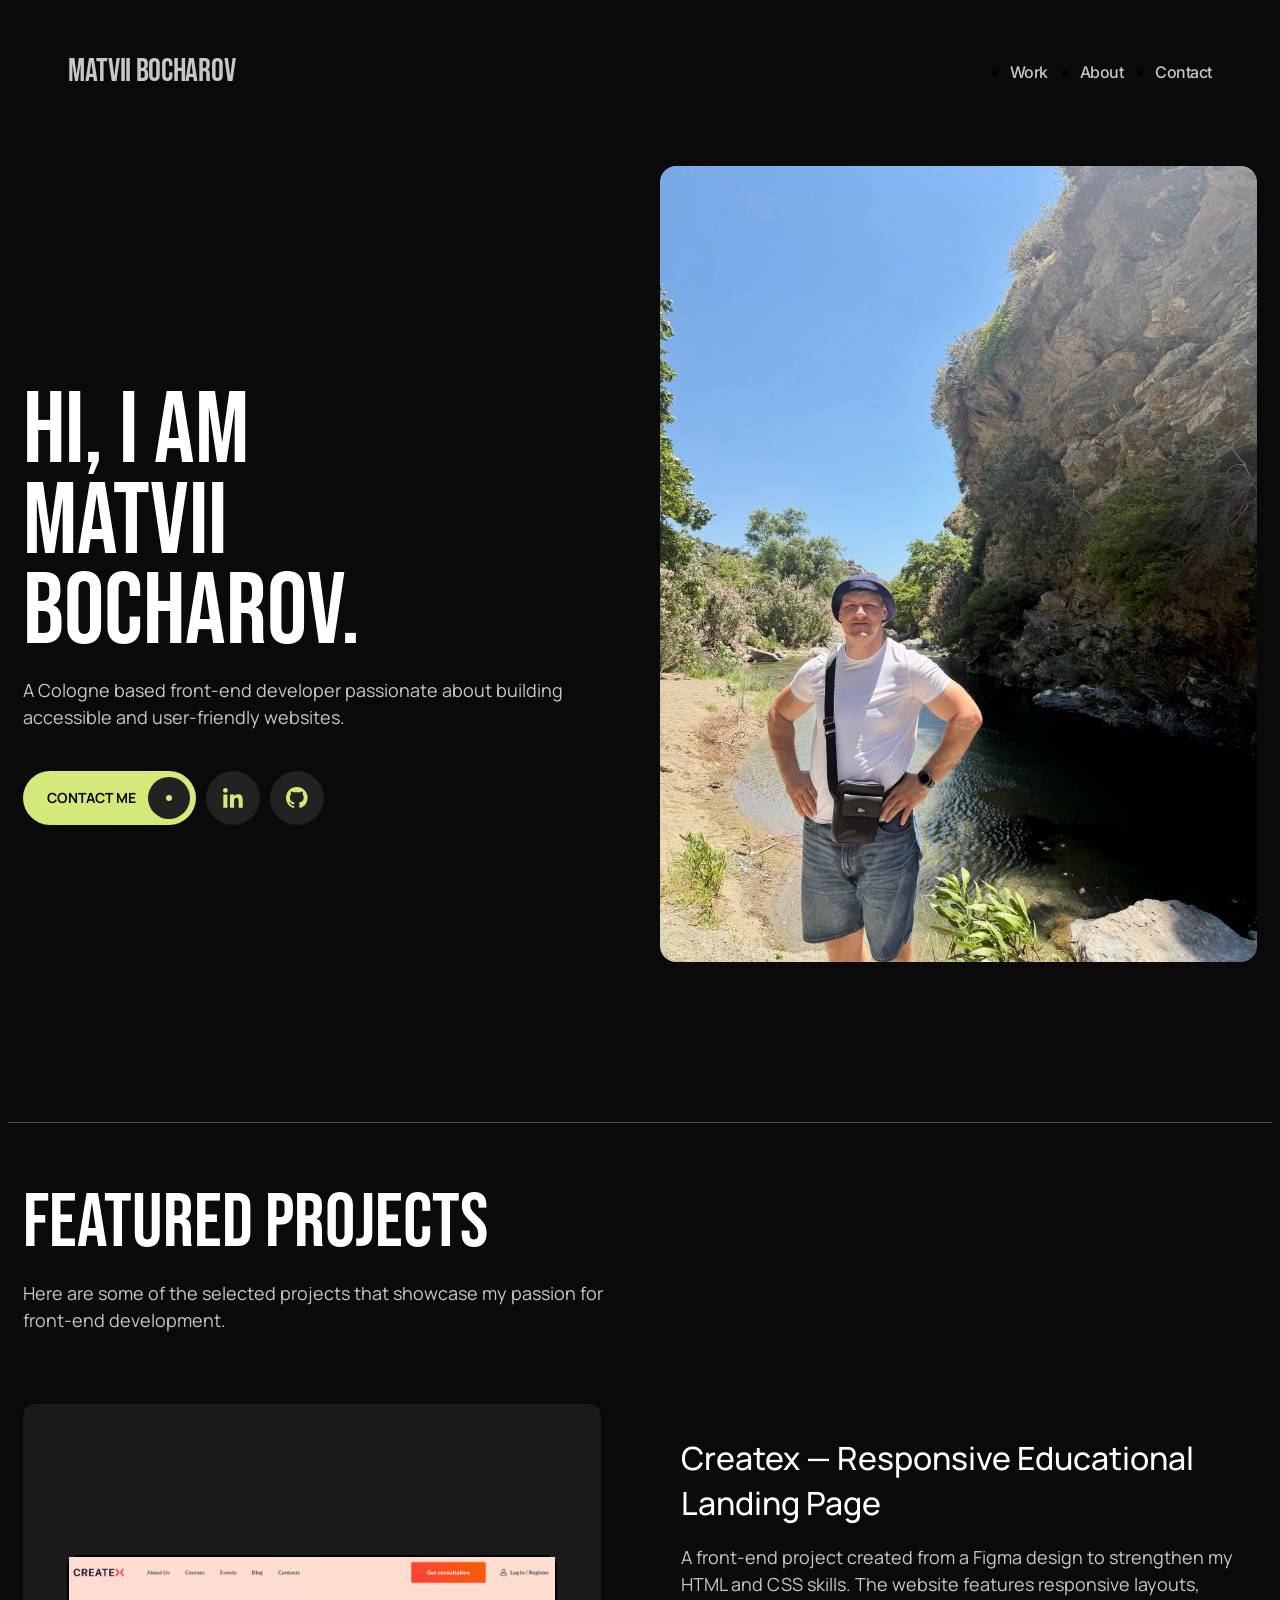
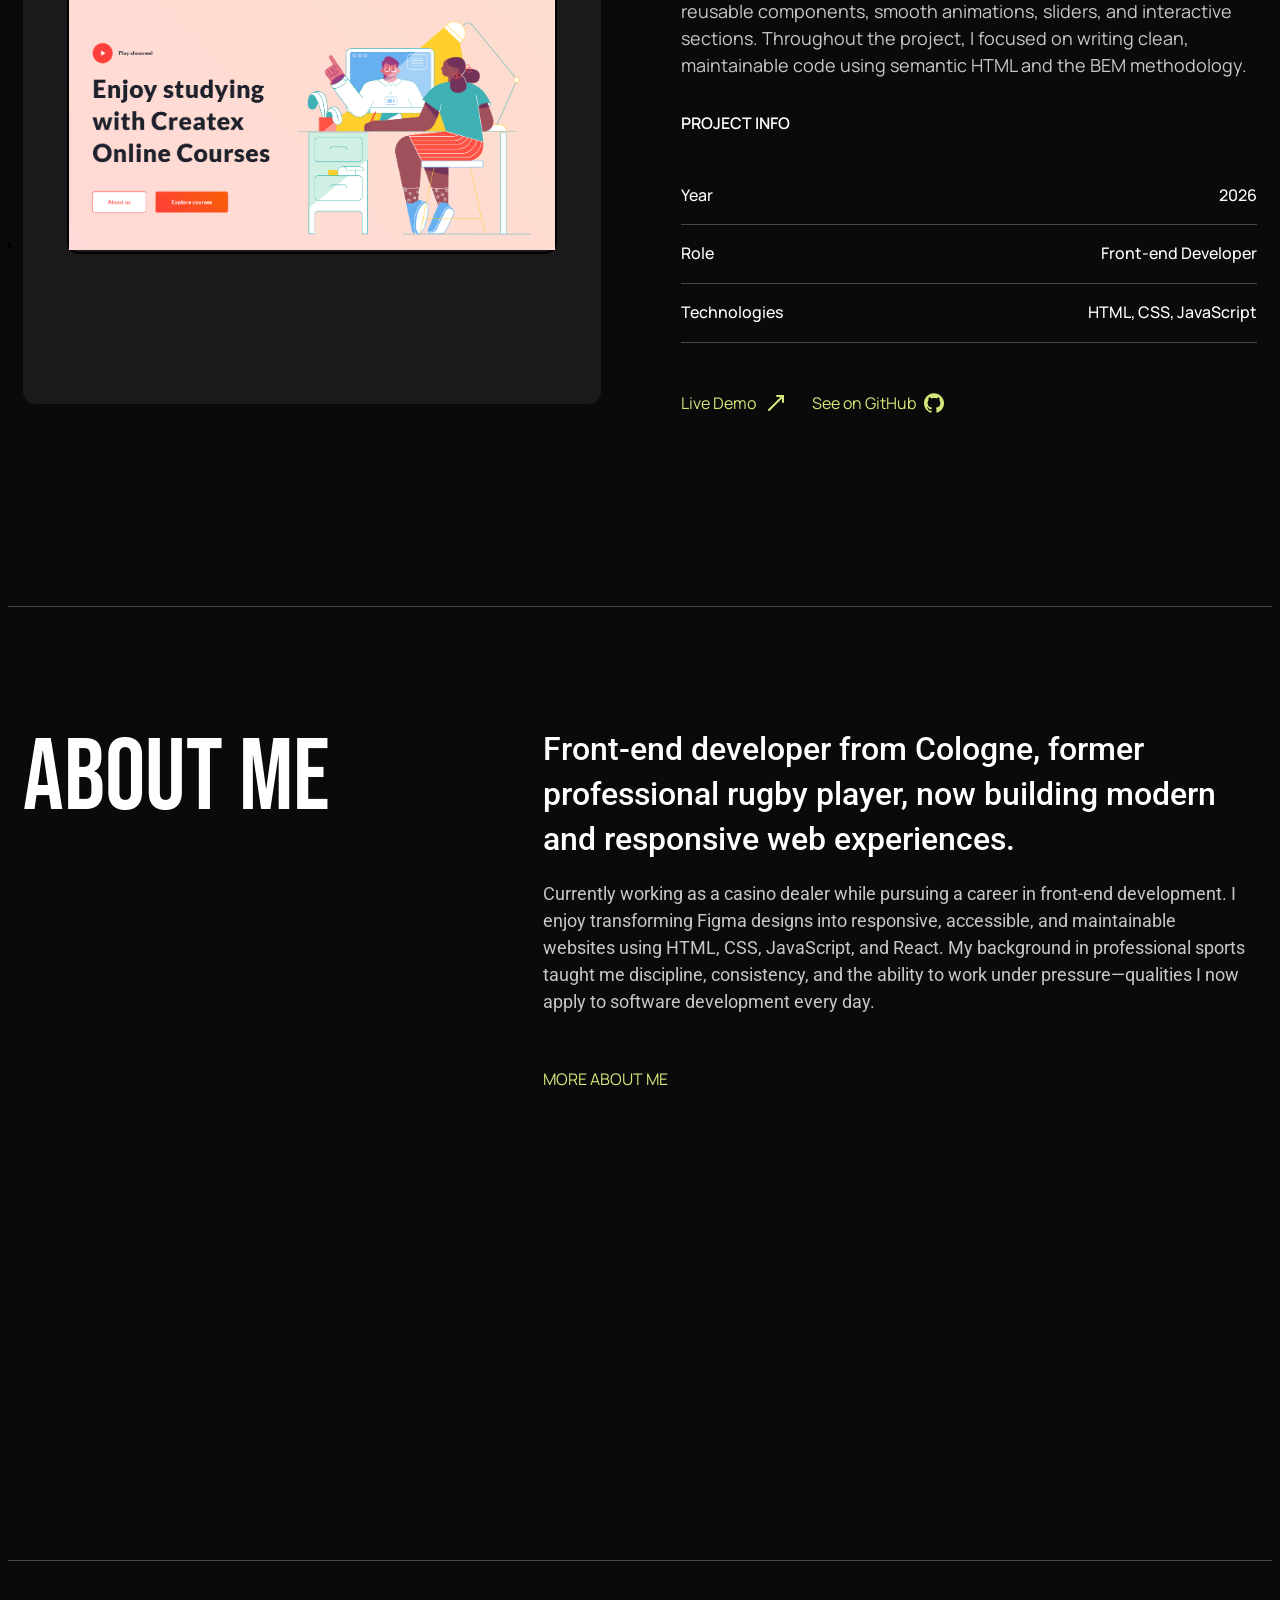
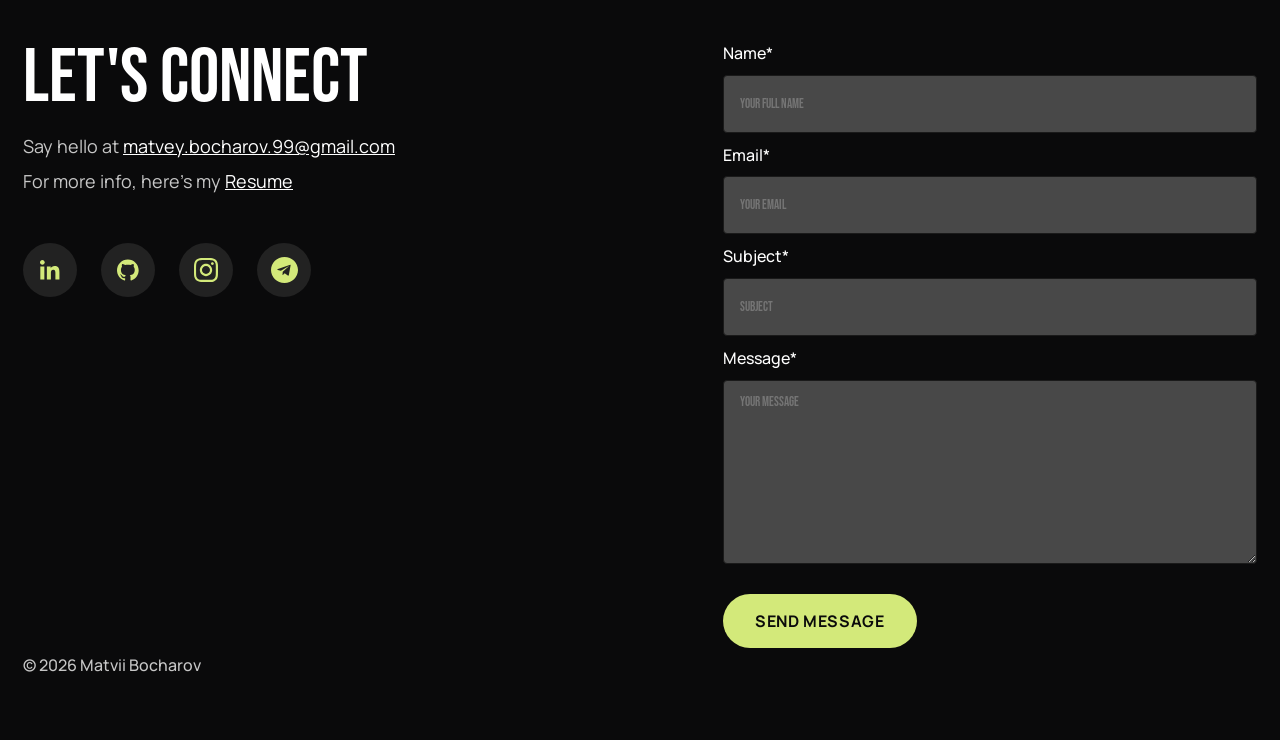
<file: index.html>
<!DOCTYPE html>
<html lang="en">

<head>
  <meta charset="UTF-8">
  <meta name="viewport" content="width=device-width, initial-scale=1.0">
  <title>Portfolio</title>
  <link rel="stylesheet" href="css/style.css">
  <link rel="preconnect" href="https://fonts.googleapis.com">
  <link rel="preconnect" href="https://fonts.gstatic.com" crossorigin>
  <link
    href="https://fonts.googleapis.com/css2?family=Bebas+Neue&family=Inter:ital,opsz,wght@0,14..32,100..900;1,14..32,100..900&family=Manrope:wght@200..800&family=Roboto:ital,wght@0,100..900;1,100..900&display=swap"
    rel="stylesheet">
</head>

<body>
  <div class="wrapper">
    <header id="top" class="header">
      <div class="header__inner">

        <a class="header__logo logo" href="index.html">
          MATVII BOCHAROV
        </a>

        <div class="overlay"></div>

        <nav class="header__nav">
          <ul class="header__nav-list">
            <li class="header__nav-item">
              <a class="header__nav-link" href="#work">Work</a>
            </li>
            <li class="header__nav-item">
              <a class="header__nav-link" href="#about">About</a>
            </li>
            <li class="header__nav-item">
              <a class="header__nav-link" href="#contact">Contact</a>
            </li>
          </ul>
        </nav>
        <button class="header__burger">
          <span class="header__burger-line"></span>
          <span class="header__burger-line"></span>
          <span class="header__burger-line"></span>
        </button>

      </div>

    </header>



    <main class="main">
      <section class="main__hero">
        <div class="container">
          <div class="hero__inner">
            <div class="hero__info">
              <div class="hero__about-box">
                <h1 class="hero__title">
                  Hi, I am<br>
                  Matvii Bocharov.
                </h1>

                <p class="hero__text">
                  A Cologne based front-end developer passionate about building
                  accessible and user-friendly websites.
                </p>
                <div class="hero__btn-box">

                  <a class="hero__contact-btn" href="#contact">
                    <span class="hero__contact-text">Contact me</span>

                    <span class="hero__contact-icon">
                      <span class="hero__contact-dot"></span>

                      <svg class="hero__contact-arrow" viewBox="0 0 16 16" fill="none" aria-hidden="true">

                        <path d="M4 12L12 4M6 4H12V10" stroke="currentColor" stroke-width="1.8" stroke-linecap="round"
                          stroke-linejoin="round" />

                      </svg>
                    </span>
                  </a>

                  <a class="hero__social-btn" href="https://www.linkedin.com/in/matvii-bocharov-57a820339/"
                    target="_blank" aria-label="LinkedIn">

                    <img class="hero__social-icon hero__social-icon--linkedin" src="images/icons/lin.svg" alt="#">
                  </a>

                  <a class="hero__social-btn" href="https://github.com/Matvey2101" target="_blank" aria-label="GitHub">

                    <img class="hero__social-icon hero__social-icon--github" src="images/icons/gitcat.svg" alt="#">
                  </a>

                </div>
              </div>
            </div>
            <div class="hero__img-box">
              <img class="hero__image" src="images/hero__img.jpg" alt="Matvii Bocharov">
            </div>
          </div>
        </div>
      </section>
      <section id="work" class="main__projects">
        <div class="container">
          <div class="projects__inner">
            <div class="projects__title-box">
              <h2 class="projects__title">
                Featured Projects
              </h2>

              <p class="projects__text">
                Here are some of the selected projects that showcase my passion for front-end development.
              </p>
            </div>
            <ul class="projects__list">
              <li class="projects__item">
                <article class="project">
                  <div class="project__preview">
                    <div class="project__img-box">
                      <img class="project__img" src="images/createx.png" alt="img">
                    </div>
                  </div>
                  <div class="project__content">
                    <h3 class="project__title">Createx — Responsive Educational Landing Page</h3>
                    <p class="projects__text">A front-end project created from a Figma design to strengthen my HTML and
                      CSS skills. The website features responsive layouts, reusable components, smooth animations,
                      sliders, and interactive sections. Throughout the project, I focused on writing clean,
                      maintainable code using semantic HTML and the BEM methodology.</p>
                    <div class="project__info">
                      <h4 class="project__info-title">Project Info</h4>
                      <ul class="project-info__list">
                        <li class="project__info__item">
                          <span class="project__info__label">Year</span>
                          <span class="project__info__value">2026</span>
                        </li>

                        <li class="project__info__item">
                          <span class="project__info__label">Role</span>
                          <span class="project__info__value">Front-end Developer</span>
                        </li>

                        <li class="project__info__item">
                          <span class="project__info__label">Technologies</span>
                          <span class="project__info__value">HTML, CSS, JavaScript</span>
                        </li>
                      </ul>
                      <div class="project__actions">
                        <a class="project__link" href="https://matvey2101.github.io/first-html-css-project/"
                          target="_blank" rel="noopener noreferrer">
                          <span>Live Demo</span>

                          <svg class="project__link-icon" width="24" height="24" viewBox="0 0 24 24" fill="none"
                            stroke="currentColor" stroke-width="2" stroke-linecap="round" stroke-linejoin="round"
                            aria-hidden="true">
                            <path d="M13 5H19V11" />
                            <path d="M19 5L5 19" />
                          </svg>
                        </a>
                        <a class="project__link" href="https://github.com/Matvey2101/first-html-css-project"
                          target="_blank" rel="noopener noreferrer">
                          <span>See on GitHub</span>

                          <svg class="project__link-icon project__link-icon--github" width="20" height="20"
                            viewBox="0 0 24 24" fill="currentColor" aria-hidden="true">
                            <path
                              d="M12 .297c-6.63 0-12 5.373-12 12 0 5.303 3.438 9.8 8.205 11.385.6.113.82-.258.82-.577 0-.285-.01-1.04-.015-2.04-3.338.724-4.042-1.61-4.042-1.61C4.422 18.07 3.633 17.7 3.633 17.7c-1.087-.744.084-.729.084-.729 1.205.084 1.838 1.236 1.838 1.236 1.07 1.835 2.809 1.305 3.495.998.108-.776.417-1.305.76-1.605-2.665-.3-5.466-1.332-5.466-5.93 0-1.31.465-2.38 1.235-3.22-.135-.303-.54-1.523.105-3.176 0 0 1.005-.322 3.3 1.23.96-.267 1.98-.399 3-.405 1.02.006 2.04.138 3 .405 2.28-1.552 3.285-1.23 3.285-1.23.645 1.653.24 2.873.12 3.176.765.84 1.23 1.91 1.23 3.22 0 4.61-2.805 5.625-5.475 5.92.42.36.81 1.096.81 2.22 0 1.606-.015 2.896-.015 3.286 0 .315.21.69.825.57C20.565 22.092 24 17.592 24 12.297c0-6.627-5.373-12-12-12" />
                          </svg>
                        </a>
                      </div>
                    </div>
                  </div>
                </article>
              </li>
            </ul>

          </div>
        </div>
      </section>
      <section id="about" class="main__about">
        <div class="container">
          <div class="about__inner">
            <h2 class="about__title">ABOUT ME</h2>
            <div class="about__content">
              <h3 class="about__subtitle">Front-end developer from Cologne, former professional rugby player, now
                building modern and responsive web experiences.</h3>
              <p class="about__text">Currently working as a casino dealer while pursuing a career in front-end
                development. I enjoy transforming Figma designs into responsive, accessible, and maintainable websites
                using HTML, CSS, JavaScript, and React. My background in professional sports taught me discipline,
                consistency, and the ability to work under pressure—qualities I now apply to software development every
                day.</p>
              <a class="about__link" href="about.html" target="_blank">MORE ABOUT ME</a>
            </div>
          </div>
        </div>
      </section>
      <section id="contact" class="main__questions">
        <div class="container">
          <div class="questions__inner">
            <div class="questions__info">
              <h2 class="questions__title">LET'S CONNECT</h2>

              <p class="questions__text">
                Say hello at
                <a class="questions__mail" href="mailto:matvey.bocharov.99@gmail.com" rel="noopener noreferrer">
                  matvey.bocharov.99@gmail.com
                </a>
              </p>

              <p class="questions__text">
                For more info, here's my
                <a class="questions__cv" href="assets/lebenslauf.pdf" target="_blank" rel="noopener noreferrer">
                  Resume
                </a>
              </p>
              <div class="questions__socials">
                <a class="questions__social-link" href="https://www.linkedin.com/in/matvii-bocharov-57a820339/"
                  target="_blank">
                  <svg class="questions__social-icon questions__social-icon--linkedin" width="25" height="25"
                    viewBox="0 0 25 25" fill="none" xmlns="http://www.w3.org/2000/svg">
                    <path
                      d="M2.91733 5.83467C4.52853 5.83467 5.83467 4.52853 5.83467 2.91733C5.83467 1.30613 4.52853 0 2.91733 0C1.30613 0 0 1.30613 0 2.91733C0 4.52853 1.30613 5.83467 2.91733 5.83467Z"
                      fill="#D3E97A" />
                    <path
                      d="M8.58933 8.04532V24.2307H13.6147V16.2267C13.6147 14.1147 14.012 12.0693 16.6307 12.0693C19.2133 12.0693 19.2453 14.484 19.2453 16.36V24.232H24.2733V15.356C24.2733 10.996 23.3347 7.64532 18.2387 7.64532C15.792 7.64532 14.152 8.98799 13.4813 10.2587H13.4133V8.04532H8.58933ZM0.399994 8.04532H5.43333V24.2307H0.399994V8.04532Z"
                      fill="#D3E97A" />
                  </svg>
                </a>
                <a class="questions__social-link" href="https://github.com/Matvey2101" target="_blank">
                  <svg class="questions__social-icon questions__social-icon--github" width="27" height="26"
                    viewBox="0 0 27 26" fill="none" xmlns="http://www.w3.org/2000/svg">
                    <path fill-rule="evenodd" clip-rule="evenodd"
                      d="M13.2987 0C5.95333 0 0 5.95333 0 13.2987C0 19.1733 3.80933 24.1587 9.09467 25.9187C9.76 26.0387 10 25.6293 10 25.2773C10 24.9613 9.98933 24.124 9.98533 23.016C6.28533 23.8187 5.504 21.232 5.504 21.232C4.90133 19.696 4.028 19.2867 4.028 19.2867C2.82133 18.4613 4.12 18.48 4.12 18.48C5.456 18.5733 6.156 19.8507 6.156 19.8507C7.34267 21.8827 9.27067 21.296 10.0253 20.956C10.1467 20.096 10.4933 19.5093 10.872 19.1773C7.92 18.8427 4.816 17.7013 4.816 12.604C4.816 11.1547 5.33467 9.96533 6.18133 9.03733C6.04667 8.7 5.58667 7.34667 6.31333 5.51733C6.31333 5.51733 7.42933 5.15867 9.96933 6.87867C11.0541 6.58356 12.1731 6.43293 13.2973 6.43067C14.4216 6.43249 15.5406 6.58313 16.6253 6.87867C19.1667 5.15733 20.2813 5.51733 20.2813 5.51733C21.008 7.34667 20.552 8.7 20.4133 9.03733C21.2667 9.96533 21.7787 11.1533 21.7787 12.604C21.7787 17.7147 18.672 18.8373 15.7093 19.1667C16.1827 19.5773 16.6093 20.388 16.6093 21.628C16.6093 23.4067 16.5933 24.8413 16.5933 25.2773C16.5933 25.6333 16.8307 26.0467 17.5093 25.916C22.792 24.1533 26.5973 19.172 26.5973 13.2987C26.5973 5.95333 20.644 0 13.2987 0Z"
                      fill="#D3E97A" />
                  </svg>
                </a>
                <a class="questions__social-link" href="https://www.instagram.com/b_m_v_2101/" target="_blank">
                  <svg class="questions__social-icon questions__social-icon--instagram" width="25" height="25"
                    viewBox="0 0 25 25" fill="none" xmlns="http://www.w3.org/2000/svg">
                    <path
                      d="M11.996 5.82935C10.3609 5.82935 8.79267 6.47891 7.63645 7.63513C6.48023 8.79135 5.83067 10.3595 5.83067 11.9947C5.83067 13.6298 6.48023 15.198 7.63645 16.3542C8.79267 17.5105 10.3609 18.16 11.996 18.16C13.6311 18.16 15.1993 17.5105 16.3555 16.3542C17.5118 15.198 18.1613 13.6298 18.1613 11.9947C18.1613 10.3595 17.5118 8.79135 16.3555 7.63513C15.1993 6.47891 13.6311 5.82935 11.996 5.82935ZM11.996 15.9987C10.9337 15.9987 9.91495 15.5767 9.1638 14.8255C8.41265 14.0744 7.99067 13.0556 7.99067 11.9933C7.99067 10.9311 8.41265 9.91229 9.1638 9.16115C9.91495 8.41 10.9337 7.98801 11.996 7.98801C13.0583 7.98801 14.0771 8.41 14.8282 9.16115C15.5793 9.91229 16.0013 10.9311 16.0013 11.9933C16.0013 13.0556 15.5793 14.0744 14.8282 14.8255C14.0771 15.5767 13.0583 15.9987 11.996 15.9987Z"
                      fill="#D3E97A" />
                    <path
                      d="M18.4053 7.04001C19.1992 7.04001 19.8427 6.39649 19.8427 5.60268C19.8427 4.80886 19.1992 4.16534 18.4053 4.16534C17.6115 4.16534 16.968 4.80886 16.968 5.60268C16.968 6.39649 17.6115 7.04001 18.4053 7.04001Z"
                      fill="#D3E97A" />
                    <path
                      d="M23.3747 4.14133C23.066 3.34424 22.5943 2.62038 21.9898 2.01608C21.3853 1.41178 20.6612 0.940361 19.864 0.632C18.9311 0.281809 17.9456 0.0924548 16.9493 0.0719999C15.6653 0.0159999 15.2587 0 12.0027 0C8.74667 0 8.32933 -1.3411e-07 7.056 0.0719999C6.06052 0.091409 5.07568 0.280802 4.144 0.632C3.34658 0.940002 2.62235 1.41129 2.01778 2.01564C1.4132 2.61998 0.941638 3.34403 0.633333 4.14133C0.283073 5.07415 0.0941527 6.05978 0.0746667 7.056C0.0173333 8.33867 0 8.74533 0 12.0027C0 15.2587 -9.93411e-09 15.6733 0.0746667 16.9493C0.0946667 17.9467 0.282667 18.9307 0.633333 19.8653C0.942503 20.6623 1.41453 21.3861 2.01925 21.9904C2.62397 22.5946 3.34809 23.0661 4.14533 23.3747C5.07524 23.7389 6.0605 23.9418 7.05867 23.9747C8.34267 24.0307 8.74933 24.048 12.0053 24.048C15.2613 24.048 15.6787 24.048 16.952 23.9747C17.9481 23.9544 18.9336 23.7655 19.8667 23.416C20.6637 23.1069 21.3875 22.6351 21.992 22.0306C22.5964 21.4262 23.0683 20.7023 23.3773 19.9053C23.728 18.972 23.916 17.988 23.936 16.9907C23.9933 15.708 24.0107 15.3013 24.0107 12.044C24.0107 8.78667 24.0107 8.37333 23.936 7.09733C23.9205 6.08703 23.7306 5.087 23.3747 4.14133ZM21.7507 16.8507C21.7421 17.6191 21.6018 18.3803 21.336 19.1013C21.1358 19.6198 20.8292 20.0907 20.4361 20.4836C20.043 20.8765 19.5719 21.1827 19.0533 21.3827C18.3403 21.6473 17.5871 21.7875 16.8267 21.7973C15.56 21.856 15.2027 21.8707 11.9547 21.8707C8.704 21.8707 8.372 21.8707 7.08133 21.7973C6.32124 21.788 5.56843 21.6478 4.856 21.3827C4.33558 21.184 3.86267 20.8783 3.46785 20.4853C3.07304 20.0923 2.76511 19.6208 2.564 19.1013C2.30193 18.3881 2.16175 17.6358 2.14933 16.876C2.092 15.6093 2.07867 15.252 2.07867 12.004C2.07867 8.75467 2.07867 8.42267 2.14933 7.13067C2.15795 6.3627 2.29821 5.60189 2.564 4.88133C2.97067 3.82933 3.804 3.00133 4.856 2.59867C5.56879 2.33485 6.32137 2.19462 7.08133 2.184C8.34933 2.12667 8.70533 2.11067 11.9547 2.11067C15.204 2.11067 15.5373 2.11067 16.8267 2.184C17.5872 2.19315 18.3405 2.33343 19.0533 2.59867C19.5719 2.79903 20.0429 3.1056 20.436 3.49871C20.8291 3.89181 21.1356 4.36276 21.336 4.88133C21.5981 5.5946 21.7383 6.34688 21.7507 7.10667C21.808 8.37467 21.8227 8.73067 21.8227 11.98C21.8227 15.228 21.8227 15.5773 21.7653 16.852H21.7507V16.8507Z"
                      fill="#D3E97A" />
                  </svg>
                </a>
                <a class="questions__social-link" href="https://t.me/BocharovM" target="_blank">
                  <svg class="questions__social-icon questions__social-icon--telegram" width="27" height="26"
                    viewBox="0 0 27 26" fill="none" xmlns="http://www.w3.org/2000/svg">
                    <path fill-rule="evenodd" clip-rule="evenodd"
                      d="M13.5 0C6.04416 0 0 5.8203 0 13C0 20.1797 6.04416 26 13.5 26C20.9558 26 27 20.1797 27 13C27 5.8203 20.9558 0 13.5 0ZM19.2594 7.8247C19.4714 7.7393 19.6819 8.0158 19.6058 8.3694L17.8408 18.045C17.7085 18.7304 17.3542 18.8936 16.7814 18.5744L13.6527 16.2717L12.1432 17.7398C11.9768 17.9053 11.8362 18.045 11.5144 18.045L11.7367 14.8274L17.5938 9.5368C17.8484 9.3093 17.5386 9.1832 17.1604 9.4093L9.9214 13.8697L6.79976 12.8973C6.12156 12.6837 6.10956 12.2184 6.94036 11.898L19.2594 7.8247Z"
                      fill="#D3E97A"></path>
                  </svg>
                </a>
              </div>
              <p class="questions__c">© 2026 Matvii Bocharov</p>
            </div>
            <div class="questions__content">
              <form action="https://formspree.io/f/xaqrdawn" method="post" class="questions__form">
                <div class="questions__form-row">
                  <label class="questions__form-label">
                    Name*
                    <input type="text" name="name" class="questions__form-input" placeholder="Your full Name" required>
                  </label>
                  <label class="questions__form-label">
                    Email*
                    <input type="email" name="email" class="questions__form-input" placeholder="Your Email" required>
                  </label>
                  <label class="questions__form-label">
                    Subject*
                    <input type="text" name="subject" class="questions__form-input" placeholder="Subject" required>
                  </label>
                  <label class="questions__form-label">
                    Message*
                    <textarea name="message" class="questions__form-textarea" placeholder="Your Message"
                      required></textarea>
                  </label>
                  <button type="submit" class="questions__form-button">SEND MESSAGE</button>
                </div>
              </form>
            </div>
          </div>
        </div>
      </section>
    </main>
  </div>
  <a href="#top" class="back-to-top" aria-label="Back to top">
    <svg class="back-to-top__icon" width="20" height="20" viewBox="0 0 24 24" fill="none"
      xmlns="http://www.w3.org/2000/svg">
      <path d="M12 5L5 12M12 5L19 12M12 5V19" stroke="currentColor" stroke-width="2.5" stroke-linecap="round"
        stroke-linejoin="round" />
    </svg>
  </a>
</body>


<script src="js/main.js"></script>

</html>
</file>
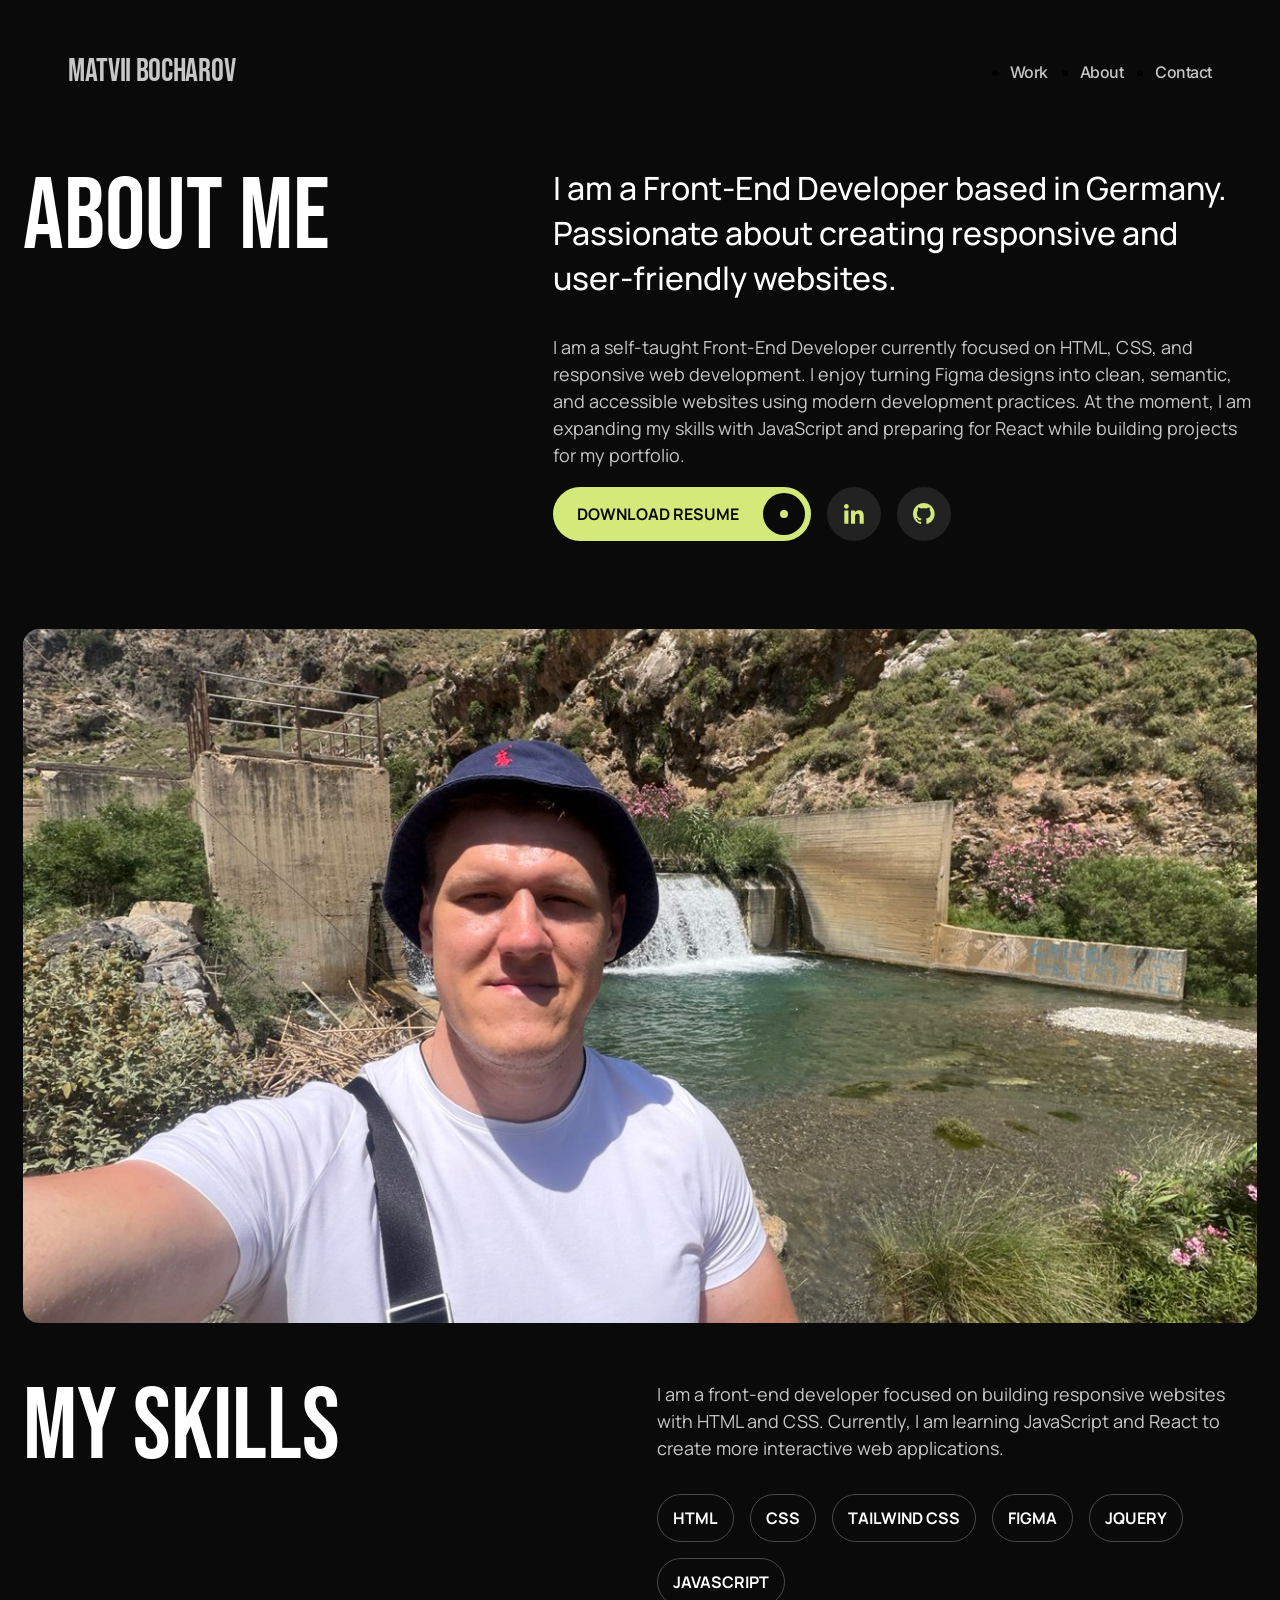
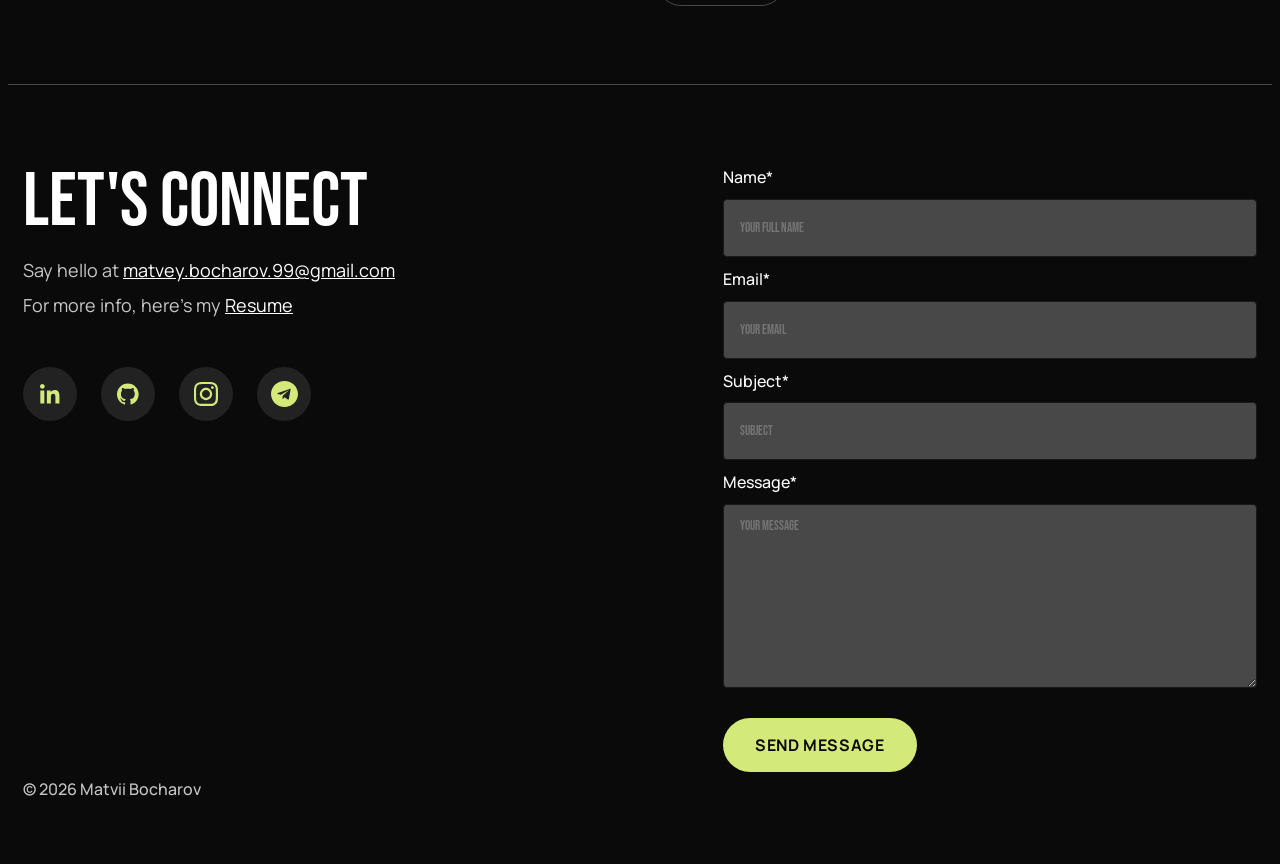
<file: about.html>
<!DOCTYPE html>
<html lang="en">

<head>
  <meta charset="UTF-8">
  <meta name="viewport" content="width=device-width, initial-scale=1.0">
  <title>About Me</title>
  <link rel="stylesheet" href="css/style.css">
  <link rel="preconnect" href="https://fonts.googleapis.com">
  <link rel="preconnect" href="https://fonts.gstatic.com" crossorigin>
  <link
    href="https://fonts.googleapis.com/css2?family=Bebas+Neue&family=Inter:ital,opsz,wght@0,14..32,100..900;1,14..32,100..900&family=Manrope:wght@200..800&family=Roboto:ital,wght@0,100..900;1,100..900&display=swap"
    rel="stylesheet">
</head>

<body>
  <div class="wrapper">
    <header id="top" class="header">
      <div class="header__inner">

        <a class="header__logo logo" href="index.html">
          MATVII BOCHAROV
        </a>

        <div class="overlay"></div>

        <nav class="header__nav">
          <ul class="header__nav-list">
            <li class="header__nav-item">
              <a class="header__nav-link" href="index.html#work">Work</a>
            </li>
            <li class="header__nav-item">
              <a class="header__nav-link" href="index.html#about">About</a>
            </li>
            <li class="header__nav-item">
              <a class="header__nav-link" href="index.html#contact">Contact</a>
            </li>
          </ul>
        </nav>
        <button class="header__burger">
          <span class="header__burger-line"></span>
          <span class="header__burger-line"></span>
          <span class="header__burger-line"></span>
        </button>

      </div>
    </header>
    <main class="main">
      <section class="main__profile">
        <div class="container">
          <div class="profile__inner">
            <div class="profile__title-box">
              <h1 class="profile__title">About me</h1>
              <div class="profile__subtitle-box">
                <h3 class="profile__subtitle">I am a Front-End Developer based in Germany.
                  Passionate about creating responsive and user-friendly websites.</h3>
                <p class="profile__text">I am a self-taught Front-End Developer currently focused on HTML, CSS, and
                  responsive web development. I enjoy turning Figma designs into clean, semantic, and accessible
                  websites using modern development practices. At the moment, I am expanding my skills with JavaScript
                  and preparing for React while building projects for my portfolio.</p>
                <div class="profile__links">
                  <a class="resume-button" href="assets/lebenslauf.pdf" target="_blank" rel="noopener noreferrer">
                    <span class="resume-button__text">Download Resume</span>

                    <span class="resume-button__icon-box">
                      <span class="resume-button__dot"></span>

                      <img class="resume-button__icon" src="images/icons/download-icon.svg" alt="" aria-hidden="true">
                    </span>
                  </a>
                  <a class="hero__social-btn" href="https://www.linkedin.com/in/matvii-bocharov-57a820339/"
                    target="_blank" aria-label="LinkedIn">

                    <img class="hero__social-icon hero__social-icon--linkedin" src="images/icons/lin.svg" alt="">
                  </a>

                  <a class="hero__social-btn" href="https://github.com/Matvey2101" target="_blank" aria-label="GitHub">

                    <img class="hero__social-icon hero__social-icon--github" src="images/icons/gitcat.svg" alt="">
                  </a>
                </div>
              </div>
            </div>
            <div class="profile__image-box">
              <img class="profile__image" src="images/profile__img.jpg" alt="">
            </div>
            <div class="profile__skills">
              <h2 class="profile__title-skill">My Skills</h2>
              <div class="profile__info">
                <p class="profile__text">I am a front-end developer focused on building responsive websites with HTML
                  and CSS. Currently, I am learning JavaScript and React to create more interactive web applications.
                </p>
                <ul class="skills__list">
                  <li class="skills__item">HTML</li>
                  <li class="skills__item">CSS</li>
                  <li class="skills__item">TAILWIND CSS</li>
                  <li class="skills__item">FIGMA</li>
                  <li class="skills__item">JQUERY</li>
                  <li class="skills__item">JAVASCRIPT</li>
                </ul>
              </div>
            </div>
          </div>
        </div>
      </section>
      <section id="contact" class="main__questions">
        <div class="container">
          <div class="questions__inner">
            <div class="questions__info">
              <h2 class="questions__title">LET'S CONNECT</h2>

              <p class="questions__text">
                Say hello at
                <a class="questions__mail" href="mailto:matvey.bocharov.99@gmail.com" rel="noopener noreferrer">
                  matvey.bocharov.99@gmail.com
                </a>
              </p>

              <p class="questions__text">
                For more info, here's my
                <a class="questions__cv" href="assets/lebenslauf.pdf" target="_blank" rel="noopener noreferrer">
                  Resume
                </a>
              </p>
              <div class="questions__socials">
                <a class="questions__social-link" href="https://www.linkedin.com/in/matvii-bocharov-57a820339/"
                  target="_blank">
                  <svg class="questions__social-icon questions__social-icon--linkedin" width="25" height="25"
                    viewBox="0 0 25 25" fill="none" xmlns="http://www.w3.org/2000/svg">
                    <path
                      d="M2.91733 5.83467C4.52853 5.83467 5.83467 4.52853 5.83467 2.91733C5.83467 1.30613 4.52853 0 2.91733 0C1.30613 0 0 1.30613 0 2.91733C0 4.52853 1.30613 5.83467 2.91733 5.83467Z"
                      fill="#D3E97A" />
                    <path
                      d="M8.58933 8.04532V24.2307H13.6147V16.2267C13.6147 14.1147 14.012 12.0693 16.6307 12.0693C19.2133 12.0693 19.2453 14.484 19.2453 16.36V24.232H24.2733V15.356C24.2733 10.996 23.3347 7.64532 18.2387 7.64532C15.792 7.64532 14.152 8.98799 13.4813 10.2587H13.4133V8.04532H8.58933ZM0.399994 8.04532H5.43333V24.2307H0.399994V8.04532Z"
                      fill="#D3E97A" />
                  </svg>
                </a>
                <a class="questions__social-link" href="https://github.com/Matvey2101" target="_blank">
                  <svg class="questions__social-icon questions__social-icon--github" width="27" height="26"
                    viewBox="0 0 27 26" fill="none" xmlns="http://www.w3.org/2000/svg">
                    <path fill-rule="evenodd" clip-rule="evenodd"
                      d="M13.2987 0C5.95333 0 0 5.95333 0 13.2987C0 19.1733 3.80933 24.1587 9.09467 25.9187C9.76 26.0387 10 25.6293 10 25.2773C10 24.9613 9.98933 24.124 9.98533 23.016C6.28533 23.8187 5.504 21.232 5.504 21.232C4.90133 19.696 4.028 19.2867 4.028 19.2867C2.82133 18.4613 4.12 18.48 4.12 18.48C5.456 18.5733 6.156 19.8507 6.156 19.8507C7.34267 21.8827 9.27067 21.296 10.0253 20.956C10.1467 20.096 10.4933 19.5093 10.872 19.1773C7.92 18.8427 4.816 17.7013 4.816 12.604C4.816 11.1547 5.33467 9.96533 6.18133 9.03733C6.04667 8.7 5.58667 7.34667 6.31333 5.51733C6.31333 5.51733 7.42933 5.15867 9.96933 6.87867C11.0541 6.58356 12.1731 6.43293 13.2973 6.43067C14.4216 6.43249 15.5406 6.58313 16.6253 6.87867C19.1667 5.15733 20.2813 5.51733 20.2813 5.51733C21.008 7.34667 20.552 8.7 20.4133 9.03733C21.2667 9.96533 21.7787 11.1533 21.7787 12.604C21.7787 17.7147 18.672 18.8373 15.7093 19.1667C16.1827 19.5773 16.6093 20.388 16.6093 21.628C16.6093 23.4067 16.5933 24.8413 16.5933 25.2773C16.5933 25.6333 16.8307 26.0467 17.5093 25.916C22.792 24.1533 26.5973 19.172 26.5973 13.2987C26.5973 5.95333 20.644 0 13.2987 0Z"
                      fill="#D3E97A" />
                  </svg>
                </a>
                <a class="questions__social-link" href="https://www.instagram.com/b_m_v_2101/" target="_blank">
                  <svg class="questions__social-icon questions__social-icon--instagram" width="25" height="25"
                    viewBox="0 0 25 25" fill="none" xmlns="http://www.w3.org/2000/svg">
                    <path
                      d="M11.996 5.82935C10.3609 5.82935 8.79267 6.47891 7.63645 7.63513C6.48023 8.79135 5.83067 10.3595 5.83067 11.9947C5.83067 13.6298 6.48023 15.198 7.63645 16.3542C8.79267 17.5105 10.3609 18.16 11.996 18.16C13.6311 18.16 15.1993 17.5105 16.3555 16.3542C17.5118 15.198 18.1613 13.6298 18.1613 11.9947C18.1613 10.3595 17.5118 8.79135 16.3555 7.63513C15.1993 6.47891 13.6311 5.82935 11.996 5.82935ZM11.996 15.9987C10.9337 15.9987 9.91495 15.5767 9.1638 14.8255C8.41265 14.0744 7.99067 13.0556 7.99067 11.9933C7.99067 10.9311 8.41265 9.91229 9.1638 9.16115C9.91495 8.41 10.9337 7.98801 11.996 7.98801C13.0583 7.98801 14.0771 8.41 14.8282 9.16115C15.5793 9.91229 16.0013 10.9311 16.0013 11.9933C16.0013 13.0556 15.5793 14.0744 14.8282 14.8255C14.0771 15.5767 13.0583 15.9987 11.996 15.9987Z"
                      fill="#D3E97A" />
                    <path
                      d="M18.4053 7.04001C19.1992 7.04001 19.8427 6.39649 19.8427 5.60268C19.8427 4.80886 19.1992 4.16534 18.4053 4.16534C17.6115 4.16534 16.968 4.80886 16.968 5.60268C16.968 6.39649 17.6115 7.04001 18.4053 7.04001Z"
                      fill="#D3E97A" />
                    <path
                      d="M23.3747 4.14133C23.066 3.34424 22.5943 2.62038 21.9898 2.01608C21.3853 1.41178 20.6612 0.940361 19.864 0.632C18.9311 0.281809 17.9456 0.0924548 16.9493 0.0719999C15.6653 0.0159999 15.2587 0 12.0027 0C8.74667 0 8.32933 -1.3411e-07 7.056 0.0719999C6.06052 0.091409 5.07568 0.280802 4.144 0.632C3.34658 0.940002 2.62235 1.41129 2.01778 2.01564C1.4132 2.61998 0.941638 3.34403 0.633333 4.14133C0.283073 5.07415 0.0941527 6.05978 0.0746667 7.056C0.0173333 8.33867 0 8.74533 0 12.0027C0 15.2587 -9.93411e-09 15.6733 0.0746667 16.9493C0.0946667 17.9467 0.282667 18.9307 0.633333 19.8653C0.942503 20.6623 1.41453 21.3861 2.01925 21.9904C2.62397 22.5946 3.34809 23.0661 4.14533 23.3747C5.07524 23.7389 6.0605 23.9418 7.05867 23.9747C8.34267 24.0307 8.74933 24.048 12.0053 24.048C15.2613 24.048 15.6787 24.048 16.952 23.9747C17.9481 23.9544 18.9336 23.7655 19.8667 23.416C20.6637 23.1069 21.3875 22.6351 21.992 22.0306C22.5964 21.4262 23.0683 20.7023 23.3773 19.9053C23.728 18.972 23.916 17.988 23.936 16.9907C23.9933 15.708 24.0107 15.3013 24.0107 12.044C24.0107 8.78667 24.0107 8.37333 23.936 7.09733C23.9205 6.08703 23.7306 5.087 23.3747 4.14133ZM21.7507 16.8507C21.7421 17.6191 21.6018 18.3803 21.336 19.1013C21.1358 19.6198 20.8292 20.0907 20.4361 20.4836C20.043 20.8765 19.5719 21.1827 19.0533 21.3827C18.3403 21.6473 17.5871 21.7875 16.8267 21.7973C15.56 21.856 15.2027 21.8707 11.9547 21.8707C8.704 21.8707 8.372 21.8707 7.08133 21.7973C6.32124 21.788 5.56843 21.6478 4.856 21.3827C4.33558 21.184 3.86267 20.8783 3.46785 20.4853C3.07304 20.0923 2.76511 19.6208 2.564 19.1013C2.30193 18.3881 2.16175 17.6358 2.14933 16.876C2.092 15.6093 2.07867 15.252 2.07867 12.004C2.07867 8.75467 2.07867 8.42267 2.14933 7.13067C2.15795 6.3627 2.29821 5.60189 2.564 4.88133C2.97067 3.82933 3.804 3.00133 4.856 2.59867C5.56879 2.33485 6.32137 2.19462 7.08133 2.184C8.34933 2.12667 8.70533 2.11067 11.9547 2.11067C15.204 2.11067 15.5373 2.11067 16.8267 2.184C17.5872 2.19315 18.3405 2.33343 19.0533 2.59867C19.5719 2.79903 20.0429 3.1056 20.436 3.49871C20.8291 3.89181 21.1356 4.36276 21.336 4.88133C21.5981 5.5946 21.7383 6.34688 21.7507 7.10667C21.808 8.37467 21.8227 8.73067 21.8227 11.98C21.8227 15.228 21.8227 15.5773 21.7653 16.852H21.7507V16.8507Z"
                      fill="#D3E97A" />
                  </svg>
                </a>
                <a class="questions__social-link" href="https://t.me/BocharovM" target="_blank">
                  <svg class="questions__social-icon questions__social-icon--telegram" width="27" height="26"
                    viewBox="0 0 27 26" fill="none" xmlns="http://www.w3.org/2000/svg">
                    <path fill-rule="evenodd" clip-rule="evenodd"
                      d="M13.5 0C6.04416 0 0 5.8203 0 13C0 20.1797 6.04416 26 13.5 26C20.9558 26 27 20.1797 27 13C27 5.8203 20.9558 0 13.5 0ZM19.2594 7.8247C19.4714 7.7393 19.6819 8.0158 19.6058 8.3694L17.8408 18.045C17.7085 18.7304 17.3542 18.8936 16.7814 18.5744L13.6527 16.2717L12.1432 17.7398C11.9768 17.9053 11.8362 18.045 11.5144 18.045L11.7367 14.8274L17.5938 9.5368C17.8484 9.3093 17.5386 9.1832 17.1604 9.4093L9.9214 13.8697L6.79976 12.8973C6.12156 12.6837 6.10956 12.2184 6.94036 11.898L19.2594 7.8247Z"
                      fill="#D3E97A"></path>
                  </svg>
                </a>
              </div>
              <p class="questions__c">© 2026 Matvii Bocharov</p>
            </div>
            <div class="questions__content">
              <form action="https://formspree.io/f/xaqrdawn" method="post" class="questions__form">
                <div class="questions__form-row">
                  <label class="questions__form-label">
                    Name*
                    <input type="text" name="name" class="questions__form-input" placeholder="Your full Name" required>
                  </label>
                  <label class="questions__form-label">
                    Email*
                    <input type="email" name="email" class="questions__form-input" placeholder="Your Email" required>
                  </label>
                  <label class="questions__form-label">
                    Subject*
                    <input type="text" name="subject" class="questions__form-input" placeholder="Subject" required>
                  </label>
                  <label class="questions__form-label">
                    Message*
                    <textarea name="message" class="questions__form-textarea" placeholder="Your Message"
                      required></textarea>
                  </label>
                  <button type="submit" class="questions__form-button">SEND MESSAGE</button>
                </div>
              </form>
            </div>
          </div>
        </div>
      </section>
    </main>
  </div>
  <a href="#top" class="back-to-top" aria-label="Back to top">
    <svg class="back-to-top__icon" width="20" height="20" viewBox="0 0 24 24" fill="none"
      xmlns="http://www.w3.org/2000/svg">
      <path d="M12 5L5 12M12 5L19 12M12 5V19" stroke="currentColor" stroke-width="2.5" stroke-linecap="round"
        stroke-linejoin="round" />
    </svg>
  </a>
</body>

<script src="js/main.js"></script>

</html>
</file>
<file: css/style.css>
body {
  font-family: "Manrope", sans-serif;
  background-color: #0a0a0b;
}

html {
  scroll-behavior: smooth;
}

.wrapper {
  min-height: 100%;
  width: 100%;
  overflow: hidden;
}

.container {
  max-width: 1244px;
  padding: 0 15px;
  margin: 0 auto;
  height: 100%;
}

.button {
  border-radius: 100px;
  width: 54px;
  height: 54px;
}

.header__burger {
  display: none;
}

/* ------------------------------------HEADER--------------------------------------------- */
/* ------------------------------------HEADER--------------------------------------------- */

.header__top {
  width: 100%;
  height: 96px;
  background-color: black;
}

.header__inner {
  min-height: 100%;
  width: 100%;
  display: flex;
  justify-content: space-between;
  align-items: center;
  margin-bottom: 30px;
}

.header__logo {
  font-family: "Bebas Neue", sans-serif;
  position: relative;
  display: flex;
  justify-content: center;
  font-weight: 400;
  font-size: 32px;
  line-height: 150%;
  letter-spacing: -0.01em;
  color: #c7c7c7;
  margin: 24px 0 24px 60px;
  text-decoration: none;
  transition: color 0.3s;
}

.header__logo::after {
  content: "";
  position: absolute;
  left: 0;
  bottom: -4px;

  width: 100%;
  height: 2px;

  background: #d3e97a;

  transform: scaleX(0);
  transform-origin: left;
  transition: transform 0.3s;
}

.header__logo:hover::after {
  transform: scaleX(1);
}

.header__nav {
  margin: 36px 60px 36px;
}

.header__nav-list {
  display: flex;
  align-items: row;
}

.header__nav-link {
  font-family: "Inter", sans-serif;
  font-weight: 500;
  font-size: 16px;
  line-height: 150%;
  letter-spacing: -0.03em;
  color: #c7c7c7;
  text-decoration: none;
}

.header__nav-link:hover {
  color: #d3e97a;
  transition: 0.3s;
}

.header__nav-item {
  margin-right: 32px;
}

.header__nav-item:last-child {
  margin-right: 0;
}

/* ------------------------------------HERO--------------------------------------------- */
/* ------------------------------------HERO--------------------------------------------- */

.main__hero {
  margin-bottom: 160px;
}

.hero__inner {
  display: flex;
  flex-direction: row;
  align-items: center;
}

.hero__about-box {
  max-width: 560px;
  margin-right: 80px;
}

.hero__title {
  font-family: "Bebas Neue", sans-serif;
  font-weight: 400;
  font-size: 101px;
  line-height: 90%;
  color: #fff;
  margin-bottom: 8px;
}

.hero__text {
  font-weight: 400;
  font-size: 18px;
  line-height: 150%;
  color: #c7c7c7;
  margin-bottom: 40px;
}

.hero__btn-box {
  display: flex;
  justify-content: flex-start;
  align-items: center;
  gap: 10px;
}

/* ---------------- Contact Button ---------------- */

.hero__contact-btn {
  display: inline-flex;
  align-items: center;
  gap: 12px;

  min-height: 40px;
  padding: 6px 6px 6px 24px;

  border-radius: 100px;

  background: #d3e97a;
  color: #0a0a0a;

  text-decoration: none;
  text-transform: uppercase;

  font-size: 14px;
  font-weight: 700;
  line-height: 1;

  transition:
    background-color 0.3s,
    transform 0.3s;
}

.hero__contact-icon {
  position: relative;

  display: flex;
  justify-content: center;
  align-items: center;

  flex: 0 0 42px;
  width: 42px;
  height: 42px;

  border-radius: 50%;

  background: #222;

  color: #d3e97a;

  overflow: hidden;
}

.hero__contact-dot {
  position: absolute;

  width: 6px;
  height: 6px;

  border-radius: 50%;

  background: currentColor;

  transition:
    opacity 0.25s,
    transform 0.25s;
}

.hero__contact-arrow {
  position: absolute;

  width: 18px;
  height: 18px;

  opacity: 0;
  transform: translate(-4px, 4px) scale(0.7);

  transition:
    opacity 0.25s,
    transform 0.3s;
}

.hero__contact-btn:hover {
  background: #e2f89b;
  transform: translateY(-2px);
}

.hero__contact-btn:hover .hero__contact-dot {
  opacity: 0;
  transform: scale(0);
}

.hero__contact-btn:hover .hero__contact-arrow {
  opacity: 1;
  transform: translate(0, 0) scale(1);
}

.hero__contact-btn:active {
  transform: translateY(0);
}

/* -------------------- Social Buttons -------------------- */

.hero__social-btn {
  display: flex;
  justify-content: center;
  align-items: center;
  width: 54px;
  height: 54px;
  border-radius: 50%;
  background: #222;
  transition:
    background-color 0.3s,
    transform 0.3s;
}
.hero__social-icon {
  transition:
    transform 0.3s,
    filter 0.3s;
}
.hero__social-icon--linkedin {
  width: 20px;
  height: 20px;
}
.hero__social-icon--github {
  width: 22px;
  height: 22px;
}
.hero__social-btn:hover {
  background: #d3e97a;
  transform: translateY(-2px);
}
.hero__social-btn:hover .hero__social-icon {
  transform: scale(1.08);
  filter: brightness(0);
}
.hero__social-btn:active {
  transform: translateY(0);
}

/* ---------------- Hero Image ---------------- */

.hero__img-box {
  width: 600px;
  aspect-ratio: 3 / 4;
  border-radius: 16px;
  overflow: hidden;
}

.hero__image {
  display: block;
  width: 100%;
  height: 100%;
  object-fit: cover;
  object-position: center 85%;
}

/* ------------------------------------PROJECTS--------------------------------------------- */
/* ------------------------------------PROJECTS--------------------------------------------- */

.main__projects {
  margin-bottom: 122px;
  border-top: 1px solid #484848;
}

.project {
  display: flex;
  gap: 80px;
}

/* ---------------- Project Image ---------------- */

.project__preview {
  margin-bottom: 80px;
}

.projects__title-box {
  max-width: 600px;
  max-height: 138px;
  margin-bottom: 80px;
}

.project__preview {
  display: flex;
  align-items: center;
  justify-content: center;
  border-radius: 12px;
  width: 600px;
  height: 600px;
  background: #1a1a1a;
}

.project__img-box {
  border: 2px solid #000;
  border-radius: 12px;
  width: 486px;
  height: 295px;
}

.project__img {
  max-width: 486px;
  max-height: 347px;
}

/* ---------------- Project title ---------------- */

.projects__title {
  font-family: "Bebas Neue", sans-serif;
  font-weight: 400;
  font-size: 76px;
  line-height: 100%;
  color: #fff;
  margin-bottom: 8px;
}

.projects__list {
  padding-left: 0;
}

.project__content {
  max-width: 576px;
  max-height: 480px;
}
.project__title {
  font-weight: 500;
  font-size: 32px;
  line-height: 140%;
  color: #fff;
  margin-bottom: 16px;
}

.projects__text {
  font-weight: 400;
  font-size: 18px;
  line-height: 150%;
  color: #c7c7c7;
  margin-bottom: 32px;
}

/* ---------------- Project info ---------------- */

.project__info-title {
  font-weight: 600;
  font-size: 16px;
  line-height: 150%;
  text-transform: uppercase;
  color: #fff;
  margin-bottom: 32px;
}
.project-info__list {
  padding-left: 0;
  margin-bottom: 48px;
}
.project__info__item {
  display: flex;
  flex-direction: row;
  justify-content: space-between;
  border-bottom: 1px solid #484848;
  padding: 16px 0;
}
.project__info__label,
.project__info__value {
  font-weight: 500;
  font-size: 16px;
  line-height: 160%;
  color: #fff;
}

.project__info__label:last-child,
.project__info__value:last-child {
  margin-bottom: 0px;
}

/* ---------------- Project buttons ---------------- */

.project__actions {
  display: flex;
  gap: 24px;
}
.project__link {
  position: relative;

  display: inline-flex;
  align-items: center;
  gap: 8px;

  color: #d3e97a;
  text-decoration: none;
}

.project__link::after {
  content: "";

  position: absolute;

  left: 0;
  bottom: -4px;

  width: 100%;
  height: 2px;

  background: #d3e97a;

  transform: scaleX(0);
  transform-origin: left;

  transition: transform 0.3s;
}

.project__link:hover::after {
  transform: scaleX(1);
}

/* ------------------------------------ABOUT--------------------------------------------- */
/* ------------------------------------ABOUT--------------------------------------------- */

.main__about {
  padding: 120px 0;
  border-top: 1px solid #484848;
}

.about__inner {
  display: flex;
  flex-direction: row;
}

/* ---------------- About title ---------------- */

.about__title {
  font-family: "Bebas Neue", sans-serif;
  display: flex;
  align-content: flex-start;
  font-weight: 400;
  font-size: 101px;
  line-height: 90%;
  color: #fff;
  margin-right: 213px;
  white-space: nowrap;
  margin-top: 0;
  margin-bottom: 0;
  transform: translateY(7px);
}

/* ---------------- About subtitle ---------------- */

.about__content {
  max-width: 704px;
  max-height: 241px;
  margin-bottom: 472px;
}

.about__subtitle {
  font-family: "Roboto", sans-serif;
  font-weight: 500;
  font-size: 32px;
  line-height: 140%;
  color: #fff;
  margin-top: 0;
  margin-bottom: 16px;
}

.about__text {
  font-family: "Roboto", sans-serif;
  font-weight: 400;
  font-size: 18px;
  line-height: 150%;
  color: #c7c7c7;
  margin-bottom: 53px;
}

/* ---------------- About button ---------------- */

.about__link {
  position: relative;

  display: inline-block;

  color: #d3e97a;
  text-decoration: none;
  text-transform: uppercase;
  font-weight: 400;
}

.about__link::after {
  content: "";

  position: absolute;

  left: 0;
  bottom: -4px;

  width: 100%;
  height: 2px;

  background-color: #d3e97a;

  transform: scaleX(0);
  transform-origin: left;

  transition: transform 0.3s ease;
}

.about__link:hover::after {
  transform: scaleX(1);
}

/* ------------------------------------QUESTIONS--------------------------------------------- */
/* ------------------------------------QUESTIONS--------------------------------------------- */

.main__questions {
  border-top: 1px solid #484848;
}

.questions__inner {
  display: flex;
  justify-content: space-between;
  gap: 24px;
  padding-top: 80px;
  margin-bottom: 80px;
}

.questions__info {
  max-width: 600px;
  max-height: 611px;
  display: flex;
  flex-direction: column;
}

/* ---------------- Questions title ---------------- */

.questions__title {
  font-family: "Bebas Neue", sans-serif;
  font-weight: 400;
  font-size: 76px;
  line-height: 100%;
  color: #fff;
  margin: 0 0 16px 0;
}
.questions__text {
  font-weight: 400;
  font-size: 18px;
  line-height: 150%;
  color: #c7c7c7;
  margin: 0 0 8px 0;
}

.questions__mail,
.questions__cv {
  font-weight: 400;
  font-size: 18px;
  line-height: 150%;
  color: #fff;
}

.questions__socials {
  display: flex;
  gap: 24px;
  margin-top: 40px;
  margin-bottom: 340px;
}

/* ---------------- Questions buttons ---------------- */

.questions__social-link {
  display: flex;
  justify-content: center;
  align-items: center;

  width: 54px;
  height: 54px;

  border-radius: 50%;

  background: #222;

  transition:
    background-color 0.3s,
    transform 0.3s;
}

.questions__social-icon {
  transition:
    transform 0.3s,
    filter 0.3s;
}

.questions__social-icon--linkedin {
  width: 20px;
  height: 20px;
}

.questions__social-icon--github {
  width: 22px;
  height: 22px;
}

.questions__social-icon--instagram {
  width: 25px;
  height: 25px;
}

.questions__social-icon--telegram {
  width: 27px;
  height: 26px;
}

.questions__social-link:hover {
  background: #d3e97a;
  transform: translateY(-2px);
}

.questions__social-link:hover .questions__social-icon {
  transform: scale(1.08);
  filter: brightness(0);
}

.questions__social-link:active {
  transform: translateY(0);
}

/* ---------------- My Name ---------------- */

.questions__c {
  font-weight: 500;
  font-size: 16px;
  line-height: 160%;
  color: #c7c7c7;
}

/* ---------------- Questions Content ---------------- */

.questions__content {
  max-width: 600px;
  max-height: 611px;
}
.questions__form {
}
.questions__form-row {
}
.questions__form-label {
  display: block;
  font-weight: 500;
  font-size: 16px;
  line-height: 160%;
  color: #ffffff;
  border-radius: 4px;
  margin-bottom: 10px;
}
.questions__form-input {
  font-family: "Bebas Neue", sans-serif;
  display: block;
  border: 1px solid #1a1a1a;
  border-radius: 4px;
  padding: 13px 16px;
  margin-top: 8px;
  background-color: #484848;
  width: 500px;
  height: 30px;
}

.questions__form-textarea {
  font-family: "Bebas Neue", sans-serif;
  display: block;
  border: 1px solid #1a1a1a;
  border-radius: 4px;
  padding: 13px 16px;
  margin-top: 8px;
  background-color: #484848;
  width: 500px;
  height: 156px;
}

.questions__form-button {
  display: inline-flex;
  justify-content: center;
  align-items: center;
  margin-top: 20px;

  min-width: 160px;
  height: 54px;
  padding: 0 32px;

  border: none;
  border-radius: 100px;

  background: #d3e97a;
  color: #0a0a0a;

  font-family: inherit;
  font-size: 16px;
  font-weight: 700;
  line-height: 1;
  text-transform: uppercase;
  letter-spacing: 0.04em;

  cursor: pointer;

  transition:
    background-color 0.3s,
    transform 0.3s,
    box-shadow 0.3s;
}

.questions__form-button:hover {
  background: #e2f58c;
  transform: translateY(-2px);
  box-shadow: 0 10px 24px rgba(211, 233, 122, 0.25);
}

.questions__form-button:active {
  transform: translateY(0);
  box-shadow: 0 4px 12px rgba(211, 233, 122, 0.2);
}

.questions__form-button:focus-visible {
  outline: 2px solid #d3e97a;
  outline-offset: 4px;
}

/* ------------------------------------ABOUT HTML--------------------------------------------- */
/* ------------------------------------ABOUT HTML--------------------------------------------- */
/* ------------------------------------ABOUT HTML--------------------------------------------- */
/* ------------------------------------ABOUT HTML--------------------------------------------- */

/* ------------------------------------PROFILE--------------------------------------------- */
/* ------------------------------------PROFILE--------------------------------------------- */

.main__profile {
  margin-bottom: 80px;
}

.profile__inner {
  display: flex;
  flex-direction: column;
}

.profile__title-box {
  display: flex;
  align-items: flex-start;
  justify-content: space-between;
  gap: 60px;
  margin-bottom: 120px;
}

.profile__title {
  font-family: "Bebas Neue", sans-serif;
  font-weight: 400;
  font-size: 101px;
  line-height: 0.9;
  transform: translateY(7px);
  color: #fff;
  margin: 0;
  white-space: nowrap;
}
.profile__subtitle-box {
  display: flex;
  flex-direction: column;
  max-width: 704px;
  max-height: 343px;
}
.profile__subtitle {
  font-weight: 500;
  font-size: 32px;
  line-height: 140%;
  color: #fff;
  margin: 0 0 16px 0;
}

.profile__text {
  font-weight: 400;
  font-size: 18px;
  line-height: 150%;
  color: #c7c7c7;
}

.profile__links {
  display: flex;
  flex-direction: row;
  gap: 16px;
}

/* ---------------- Buttons ---------------- */

.resume-button {
  display: inline-flex;
  align-items: center;
  justify-content: space-between;
  gap: 24px;

  min-height: 54px;
  padding: 0 6px 0 24px;

  background-color: #d3e97a;
  border-radius: 100px;

  color: #0a0a0a;
  font-size: 16px;
  font-weight: 700;
  line-height: 1;
  text-transform: uppercase;
  text-decoration: none;

  transition:
    background-color 0.3s ease,
    transform 0.3s ease;
}

.resume-button__icon-box {
  position: relative;

  display: flex;
  align-items: center;
  justify-content: center;

  width: 42px;
  height: 42px;

  flex-shrink: 0;

  background-color: #0a0a0a;
  border-radius: 50%;
}

.resume-button__dot {
  position: absolute;

  width: 8px;
  height: 8px;

  background-color: #d3e97a;
  border-radius: 50%;

  opacity: 1;
  transform: scale(1);

  transition:
    opacity 0.25s ease,
    transform 0.25s ease;
}

.resume-button__icon {
  width: 35px;
  height: 35px;

  opacity: 0;
  transform: translateY(-3px) scale(0.75);

  transition:
    opacity 0.25s ease,
    transform 0.25s ease;
}

.resume-button:hover {
  transform: translateY(-2px);
}

.resume-button:hover .resume-button__dot {
  opacity: 0;
  transform: scale(0);
}

.resume-button:hover .resume-button__icon {
  opacity: 1;
  transform: translateY(0) scale(1);
}

/* ---------------- Title skill ---------------- */

.profile__title-skill {
  font-family: "Bebas Neue", sans-serif;
  font-weight: 400;
  font-size: 101px;
  line-height: 0.9;
  transform: translateY(20px);
  color: #fff;
  margin: 0;
  white-space: nowrap;
}

.profile__image-box {
  width: 100%;
  aspect-ratio: 1244 / 700;
  overflow: hidden;
  border-radius: 16px;
  margin-bottom: 40px;
}

.profile__image {
  width: 100%;
  height: 100%;
  display: block;
  object-fit: cover;
  object-position: center;
}

.profile__skills {
  display: flex;
  justify-content: space-between;
}
.profile__info {
  max-width: 600px;
  max-height: 241px;
}
.skills__list {
  display: flex;
  flex-wrap: wrap;
  gap: 16px;
  padding: 0;
  margin-top: 32px;
}
.skills__item {
  font-weight: 700;
  font-size: 16px;
  line-height: 100%;
  text-transform: uppercase;
  color: #fff;
  display: flex;
  align-items: center;
  justify-content: center;
  flex-direction: row;
  gap: 16px;
  border: 1px solid #484848;
  border-radius: 100px;
  padding: 15px;
}

/* ------------------------------------MEDIA--------------------------------------------- */
/* ------------------------------------MEDIA--------------------------------------------- */

/* ---------------- MEDIA 1200 ---------------- */

@media (max-width: 1200px) {
  /* index.html */

  .hero__title {
    font-size: 80px;
  }

  /* about.html */
}

/* ---------------- MEDIA 992 ---------------- */

@media (max-width: 992px) {
  /* index.html */

  .header__logo {
    margin: 10px 0 10px 20px;
  }

  .header__nav {
    margin: 36px 10px 36px;
  }

  .hero__title,
  .projects__title,
  .about__title,
  .questions__title {
    font-size: 65px;
    white-space: nowrap;
  }

  .hero__text,
  .projects__text,
  .about__text {
    font-size: 15px;
  }

  .hero__img-box {
    max-width: 420px;
  }

  .hero__image {
    width: 100%;
    height: auto;
  }

  .project {
    gap: 50px;
  }

  .project__title,
  .about__subtitle {
    font-size: 25px;
  }

  .project__info-title {
    font-size: 13px;
    margin-bottom: 15px;
  }

  .project__info__label,
  .project__info__value {
    font-size: 15px;
  }

  .project__info__item {
    padding: 11px 0;
  }

  /* about.html */
  .profile__title {
    font-size: 55px;
  }

  .profile__subtitle {
    font-size: 23px;
  }

  .profile__title-skill {
    font-size: 80px;
  }
}

/* ---------------- MEDIA 768 ---------------- */

@media (max-width: 768px) {
  /* BURGER */

  .header__nav {
    position: fixed;
    top: 0;
    right: 0;
    width: 320px;
    height: 100vh;

    transform: translateX(100%);
    transition: transform 0.3s ease;
    z-index: 11;
  }

  .header__nav--active {
    transform: translateX(0);
  }

  .header__burger {
    position: fixed;
    top: 40px;
    right: 20px;
    z-index: 12;
    width: 50px;
    height: 50px;
    display: flex;
    flex-direction: column;
    justify-content: center;
    align-items: center;
    gap: 7px;
    background-color: #141416;
    padding: 0;
    border: 0;
    outline: none;
  }

  .header__burger-line {
    position: absolute;
    width: 35px;
    height: 4px;
    background-color: #fff;
    transition:
      transform 0.3s,
      opacity 0.3s,
      box-shadow 0.3s;
  }

  .header__burger:hover .header__burger-line {
    background-color: #d3e97a;
    transform: translateY(-2px);
    box-shadow: 0 6px 16px rgba(211, 233, 122, 0.2);
  }

  .header__burger-line:nth-child(1) {
    top: 12px;
  }

  .header__burger-line:nth-child(2) {
    top: 23px;
  }

  .header__burger-line:nth-child(3) {
    top: 34px;
  }

  .header__burger--active .header__burger-line:nth-child(1) {
    top: 23px;
    transform: rotate(45deg);
  }

  .header__burger--active .header__burger-line:nth-child(2) {
    opacity: 0;
  }

  .header__burger--active .header__burger-line:nth-child(3) {
    top: 23px;
    transform: rotate(-45deg);
  }

  .header__nav--active {
    display: block;
    position: fixed;
    top: 0;
    right: 0;
    width: 320px;
    height: 100vh;
    background-color: #141416;
    z-index: 10;
  }

  .header__nav-list {
    display: flex;
    flex-direction: column;
    gap: 24px;
    margin: 0;
    padding: 70px 0 0 48px;
    list-style: none;
  }

  .header__nav-link {
    font-size: 24px;
  }

  .header__nav-item {
    width: 30px;
  }

  .header__nav-item:hover {
    transform: translateY(-2px);
    transition: 0.3s;
  }

  /* overlay */

  .overlay {
    position: fixed;
    height: 100%;
    width: 100%;
    top: 0;
    right: 0;
    background-color: rgb(0 0 0 / 70%);
    opacity: 0;
    visibility: hidden;
    z-index: 10;
  }

  .overlay--active {
    opacity: 1;
    visibility: visible;
  }

  /* index.html */

  .hero__about-box {
    margin: 0;
  }

  .hero__title,
  .hero__text {
    display: flex;
    text-align: center;
  }

  .hero__inner {
    flex-direction: column;
    gap: 64px;
  }

  .hero__title {
    display: flex;
    justify-content: center;
  }

  .hero__btn-box {
    justify-content: center;
  }

  .projects__inner {
    display: flex;
    flex-direction: column;
    align-items: center;
  }

  .project {
    display: flex;
    flex-direction: column;
    align-items: center;
  }

  .projects__title-box {
    display: flex;
    flex-direction: column;
    align-items: center;
    text-align: center;
  }

  .project__preview {
    display: flex;
    justify-content: center;
    align-items: center;
  }

  .project__img-box {
    display: flex;
    align-items: center;
    justify-content: center;
    width: 100%;
    height: 100%;
  }

  .project__img {
    width: 100%;
    height: 100%;
    object-fit: contain;
  }

  .projects__text {
    margin: 0;
    padding: 0;
  }

  .about__title {
    margin-right: 100px;
  }
  /* about.html */

  .profile__title-box {
    gap: 20px;
  }

  .profile__skills {
    gap: 20px;
  }
}
/* ---------------- MEDIA 576 ---------------- */

@media (max-width: 576px) {
  /* index.html */

  .hero__about-box {
    display: flex;
    flex-direction: column;
    justify-content: center;
    align-items: center;
  }

  .project__content {
    max-width: 500px;
  }

  .project__title,
  .about__subtitle {
    font-size: 20px;
  }

  .project__preview {
    margin: 0;
  }

  .about__inner {
    display: flex;
    flex-direction: column;
    gap: 20px;
    text-align: center;
  }

  .about__content {
    margin-bottom: 170px;
  }

  .about__title {
    display: flex;
    justify-content: center;
    margin: 0;
    padding: 0;
  }

  .about__text {
    margin-bottom: 25px;
  }

  .questions__inner {
    display: flex;
    flex-direction: column;
  }

  .questions__socials {
    margin-bottom: 20px;
  }

  .questions__form-input,
  .questions__form-textarea {
    max-width: 450px;
  }

  /* about.html */

  .profile__inner {
    flex-direction: column;
    align-items: center;
  }

  .profile__title-box {
    flex-direction: column;
    align-items: center;
  }

  .profile__subtitle-box {
    text-align: center;
    gap: 20px;
  }

  .profile__skills {
    flex-direction: column;
    justify-content: center;
  }

  .profile__title-skill {
    text-align: center;
  }

  .skills__list {
    gap: 7px;
  }

  .profile__links {
    justify-content: center;
  }

  .profile__subtitle {
    font-size: 20px;
    margin: 0;
  }

  .profile__text {
    font-size: 12px;
  }
}

/* ---------------- MEDIA 430 ---------------- */

@media (max-width: 440px) {
  /* index.html */

  .hero__img-box {
    max-width: 380px;
  }

  .projects__title {
    font-size: 60px;
  }

  .project__preview {
    max-width: 350px;
    max-height: 375px;
  }

  .questions__form-input,
  .questions__form-textarea {
    max-width: 320px;
  }

  /* about.html */

  .profile__title-skill {
    font-size: 60px;
  }

  .resume-button {
    white-space: normal;
    line-height: 1;
    text-align: center;
  }

  .resume-button {
    gap: 0;
  }
}

/* ---------------- MEDIA 390 ---------------- */

@media (max-width: 390px) {
  /* index.html */

  .hero__about-box {
    max-width: 310px;
  }

  .hero__title {
    font-size: 50px;
  }

  .hero__img-box {
    max-width: 320px;
  }

  .projects__title {
    font-size: 50px;
  }

  .project__preview {
    max-width: 350px;
    max-height: 375px;
  }

  .project__content {
    max-width: 300px;
  }

  .questions__inner {
    display: flex;
    gap: 50px;
  }

  .questions__form-input,
  .questions__form-textarea {
    max-width: 290px;
  }

  /* about.html */
}
/* ---------------- MEDIA 350 ---------------- */

/* index.html */

@media (max-width: 350px) {
  .hero__img-box {
    max-width: 270px;
  }

  .hero__btn-box {
    gap: 3px;
  }

  .projects__title-box {
    max-width: 300px;
  }

  .projects__title {
    font-size: 40px;
  }

  .project__preview {
    max-width: 285px;
  }

  .project__content {
    max-width: 275px;
  }

  .questions__form-input,
  .questions__form-textarea {
    max-width: 260px;
  }

  /* about.html */
}
/* ------------------------------------BACK TO TOP--------------------------------------------- */
/* ------------------------------------BACK TO TOP--------------------------------------------- */

.back-to-top {
  position: fixed;
  right: 40px;
  bottom: 40px;

  display: flex;
  justify-content: center;
  align-items: center;

  width: 56px;
  height: 56px;

  border-radius: 50%;

  background: #d3e97a;
  color: #0a0a0a;

  opacity: 0;
  visibility: hidden;

  transform: translateY(20px);

  transition:
    opacity 0.3s,
    visibility 0.3s,
    transform 0.3s,
    box-shadow 0.3s;

  z-index: 1000;
}

.back-to-top--show {
  opacity: 1;
  visibility: visible;
  transform: translateY(0);
}

.back-to-top:hover {
  transform: translateY(-4px);
  box-shadow: 0 8px 24px rgba(211, 233, 122, 0.35);
}

.back-to-top__icon {
  transition: transform 0.3s;
}

.back-to-top:hover .back-to-top__icon {
  transform: translateY(-2px);
}
</file>
